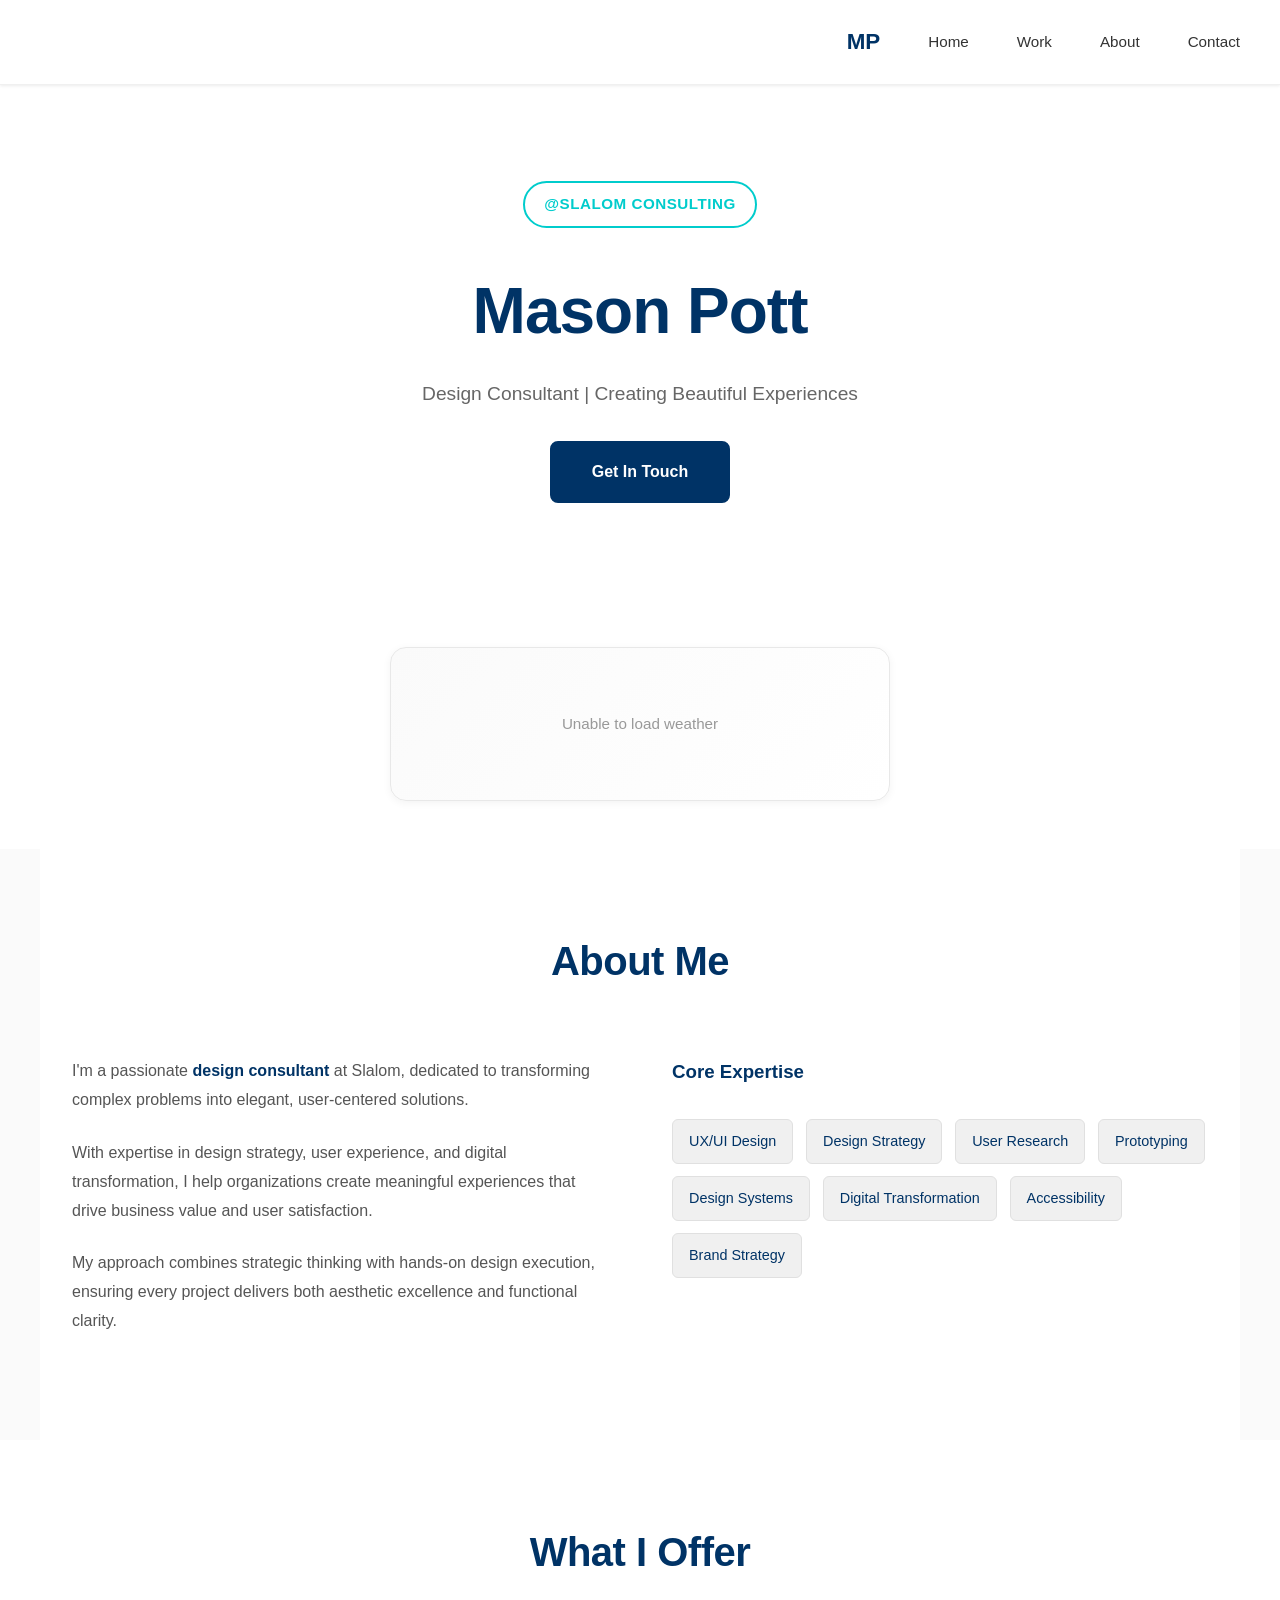
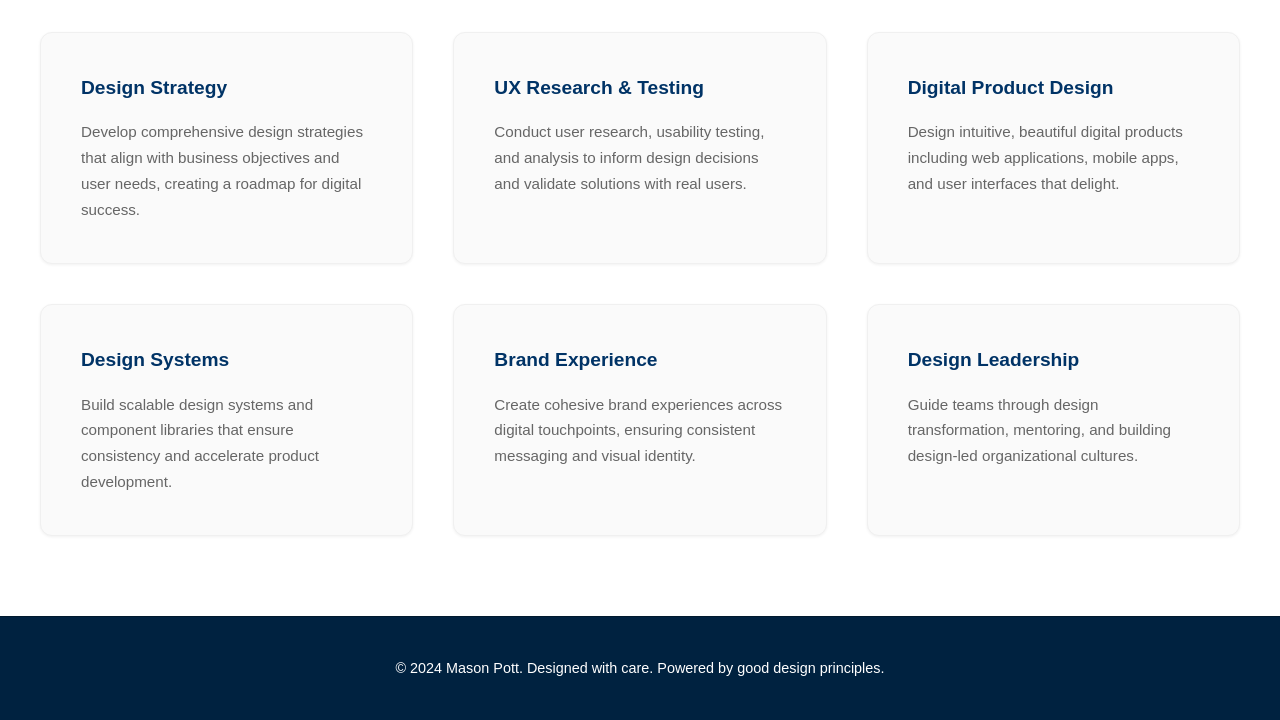
<file: index.html>
<!DOCTYPE html>
<html lang="en">
<head>
    <meta charset="UTF-8">
    <meta name="viewport" content="width=device-width, initial-scale=1.0">
    <title>Mason Pott | Design Consultant at Slalom</title>
    <link rel="stylesheet" href="css/styles.css">
</head>
<body>
    <!-- Navigation -->
    <nav>
        <ul>
            <li><a href="index.html" class="nav-brand">MP</a></li>
            <li><a href="#home">Home</a></li>
            <li><a href="pages/work.html">Work</a></li>
            <li><a href="pages/about.html">About</a></li>
            <li><a href="pages/contact.html">Contact</a></li>
        </ul>
    </nav>

    <!-- Hero Section -->
    <section class="hero" id="home">
        <div class="company">@Slalom Consulting</div>
        <h1>Mason Pott</h1>
        <p class="tagline">Design Consultant | Creating Beautiful Experiences</p>
        <a href="pages/contact.html" class="cta-button">Get In Touch</a>
    </section>

    <!-- Weather Widget -->
    <section class="weather-section">
        <div id="weather-widget" class="weather-card">
            <div class="weather-loading">
                <p>Getting your weather...</p>
            </div>
        </div>
    </section>

    <!-- About Section -->
    <section class="about" id="about">
        <h2 class="section-title">About Me</h2>
        <div class="about-content">
            <div class="about-text">
                <p>
                    I'm a passionate <strong>design consultant</strong> at Slalom, dedicated to transforming complex problems into elegant, user-centered solutions.
                </p>
                <p>
                    With expertise in design strategy, user experience, and digital transformation, I help organizations create meaningful experiences that drive business value and user satisfaction.
                </p>
                <p>
                    My approach combines strategic thinking with hands-on design execution, ensuring every project delivers both aesthetic excellence and functional clarity.
                </p>
            </div>
            <div>
                <h3 class="section-subtitle">Core Expertise</h3>
                <div class="skills">
                    <span class="skill-badge">UX/UI Design</span>
                    <span class="skill-badge">Design Strategy</span>
                    <span class="skill-badge">User Research</span>
                    <span class="skill-badge">Prototyping</span>
                    <span class="skill-badge">Design Systems</span>
                    <span class="skill-badge">Digital Transformation</span>
                    <span class="skill-badge">Accessibility</span>
                    <span class="skill-badge">Brand Strategy</span>
                </div>
            </div>
        </div>
    </section>

    <!-- Services Section -->
    <section class="services" id="services">
        <div class="services-container">
            <h2 class="section-title">What I Offer</h2>
            <div class="services-grid">
                <div class="service-card">
                    <h3>Design Strategy</h3>
                    <p>Develop comprehensive design strategies that align with business objectives and user needs, creating a roadmap for digital success.</p>
                </div>
                <div class="service-card">
                    <h3>UX Research & Testing</h3>
                    <p>Conduct user research, usability testing, and analysis to inform design decisions and validate solutions with real users.</p>
                </div>
                <div class="service-card">
                    <h3>Digital Product Design</h3>
                    <p>Design intuitive, beautiful digital products including web applications, mobile apps, and user interfaces that delight.</p>
                </div>
                <div class="service-card">
                    <h3>Design Systems</h3>
                    <p>Build scalable design systems and component libraries that ensure consistency and accelerate product development.</p>
                </div>
                <div class="service-card">
                    <h3>Brand Experience</h3>
                    <p>Create cohesive brand experiences across digital touchpoints, ensuring consistent messaging and visual identity.</p>
                </div>
                <div class="service-card">
                    <h3>Design Leadership</h3>
                    <p>Guide teams through design transformation, mentoring, and building design-led organizational cultures.</p>
                </div>
            </div>
        </div>
    </section>

    <!-- Footer -->
    <footer>
        <p>&copy; 2024 Mason Pott. Designed with care. Powered by good design principles.</p>
    </footer>

    <script src="app.js" defer></script>
</body>
</html>
</file>
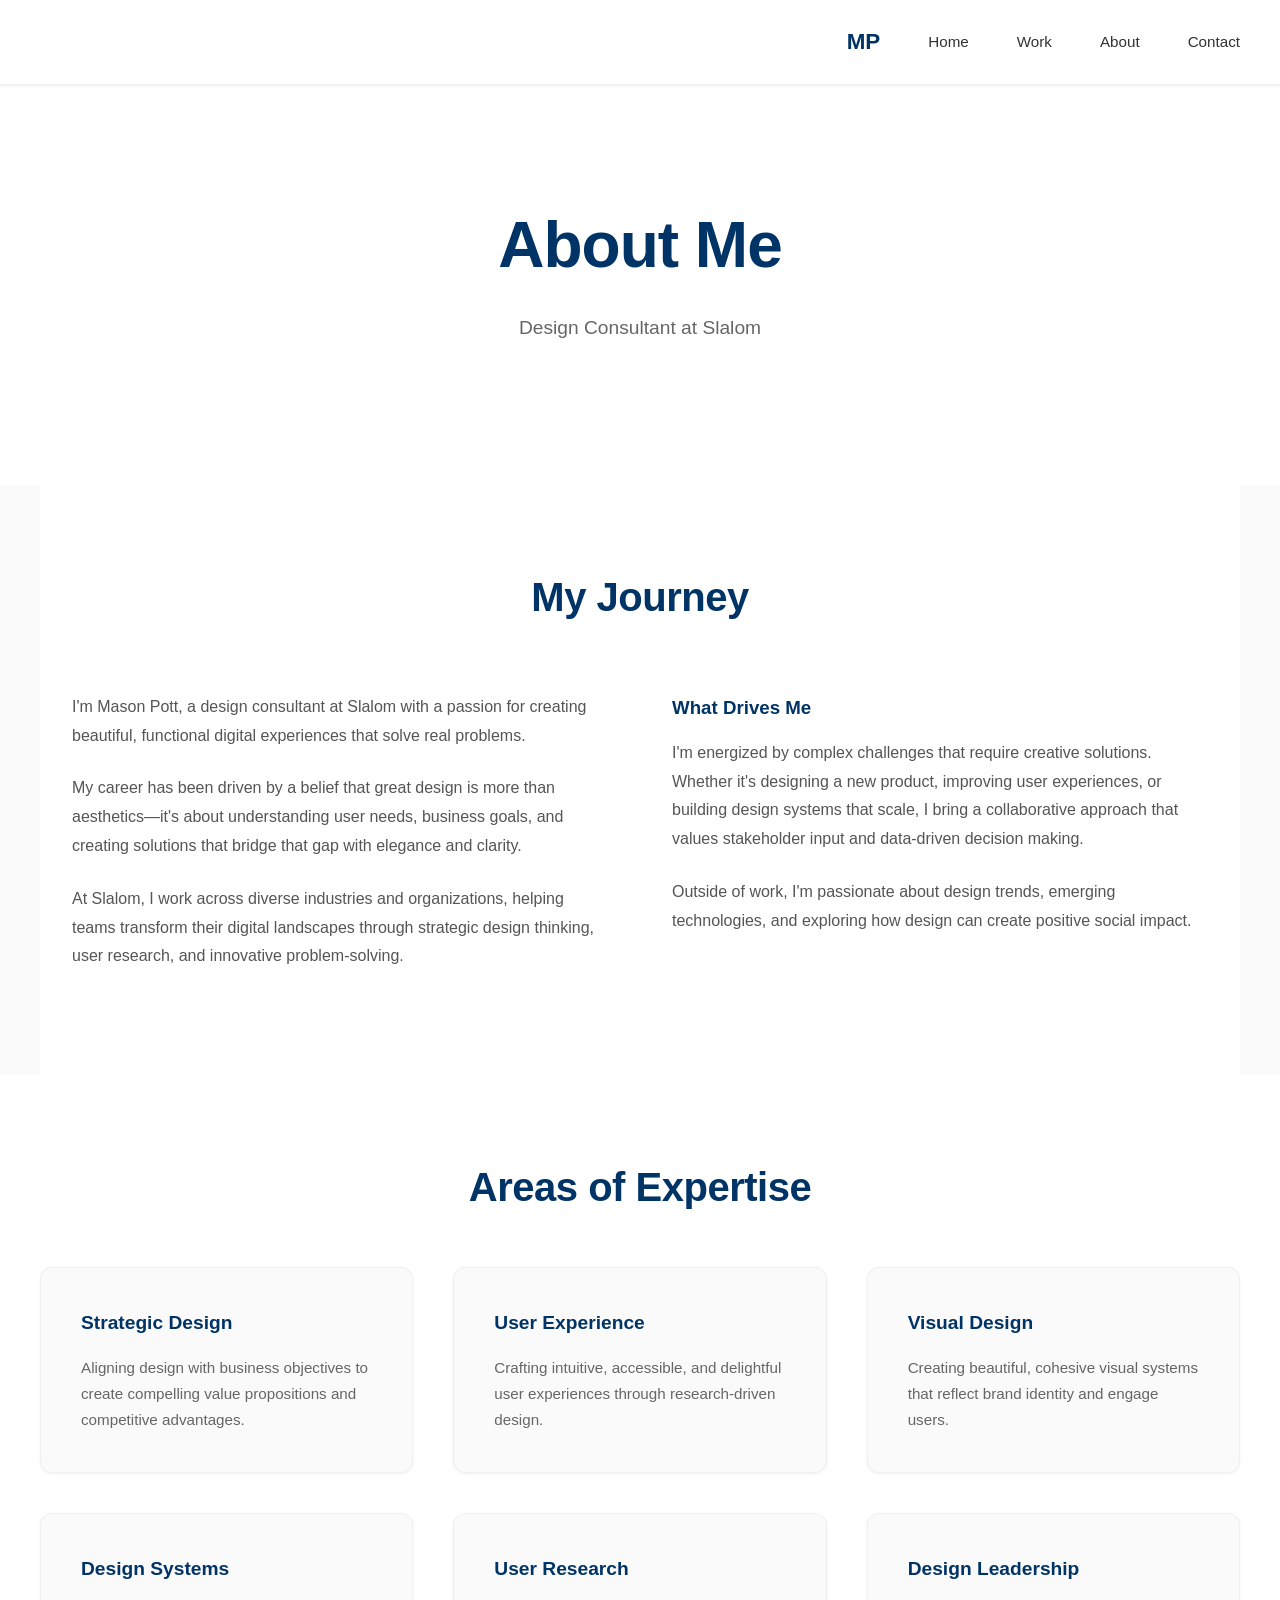
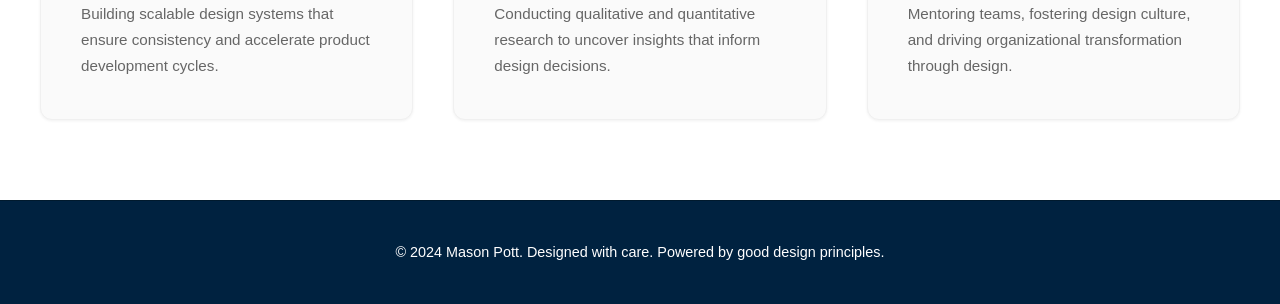
<file: pages/about.html>
<!DOCTYPE html>
<html lang="en">
<head>
    <meta charset="UTF-8">
    <meta name="viewport" content="width=device-width, initial-scale=1.0">
    <title>About Mason Pott | Design Consultant at Slalom</title>
    <link rel="stylesheet" href="../css/styles.css">
</head>
<body>
    <!-- Navigation -->
    <nav>
        <ul>
            <li><a href="../index.html" class="nav-brand">MP</a></li>
            <li><a href="../index.html">Home</a></li>
            <li><a href="work.html">Work</a></li>
            <li><a href="about.html">About</a></li>
            <li><a href="contact.html">Contact</a></li>
        </ul>
    </nav>

    <!-- About Hero Section -->
    <section class="hero hero-subpage">
        <h1>About Me</h1>
        <p class="tagline">Design Consultant at Slalom</p>
    </section>

    <!-- About Content -->
    <section class="about">
        <h2 class="section-title">My Journey</h2>
        <div class="about-content">
            <div class="about-text">
                <p>
                    I'm Mason Pott, a design consultant at Slalom with a passion for creating beautiful, functional digital experiences that solve real problems.
                </p>
                <p>
                    My career has been driven by a belief that great design is more than aesthetics—it's about understanding user needs, business goals, and creating solutions that bridge that gap with elegance and clarity.
                </p>
                <p>
                    At Slalom, I work across diverse industries and organizations, helping teams transform their digital landscapes through strategic design thinking, user research, and innovative problem-solving.
                </p>
            </div>
            <div class="about-text">
                <h3 class="section-subtitle">What Drives Me</h3>
                <p>
                    I'm energized by complex challenges that require creative solutions. Whether it's designing a new product, improving user experiences, or building design systems that scale, I bring a collaborative approach that values stakeholder input and data-driven decision making.
                </p>
                <p>
                    Outside of work, I'm passionate about design trends, emerging technologies, and exploring how design can create positive social impact.
                </p>
            </div>
        </div>
    </section>

    <!-- Skills Section -->
    <section class="services">
        <div class="services-container">
            <h2 class="section-title">Areas of Expertise</h2>
            <div class="services-grid">
                <div class="service-card">
                    <h3>Strategic Design</h3>
                    <p>Aligning design with business objectives to create compelling value propositions and competitive advantages.</p>
                </div>
                <div class="service-card">
                    <h3>User Experience</h3>
                    <p>Crafting intuitive, accessible, and delightful user experiences through research-driven design.</p>
                </div>
                <div class="service-card">
                    <h3>Visual Design</h3>
                    <p>Creating beautiful, cohesive visual systems that reflect brand identity and engage users.</p>
                </div>
                <div class="service-card">
                    <h3>Design Systems</h3>
                    <p>Building scalable design systems that ensure consistency and accelerate product development cycles.</p>
                </div>
                <div class="service-card">
                    <h3>User Research</h3>
                    <p>Conducting qualitative and quantitative research to uncover insights that inform design decisions.</p>
                </div>
                <div class="service-card">
                    <h3>Design Leadership</h3>
                    <p>Mentoring teams, fostering design culture, and driving organizational transformation through design.</p>
                </div>
            </div>
        </div>
    </section>

    <!-- Footer -->
    <footer>
        <p>&copy; 2024 Mason Pott. Designed with care. Powered by good design principles.</p>
    </footer>
</body>
</html>
</file>
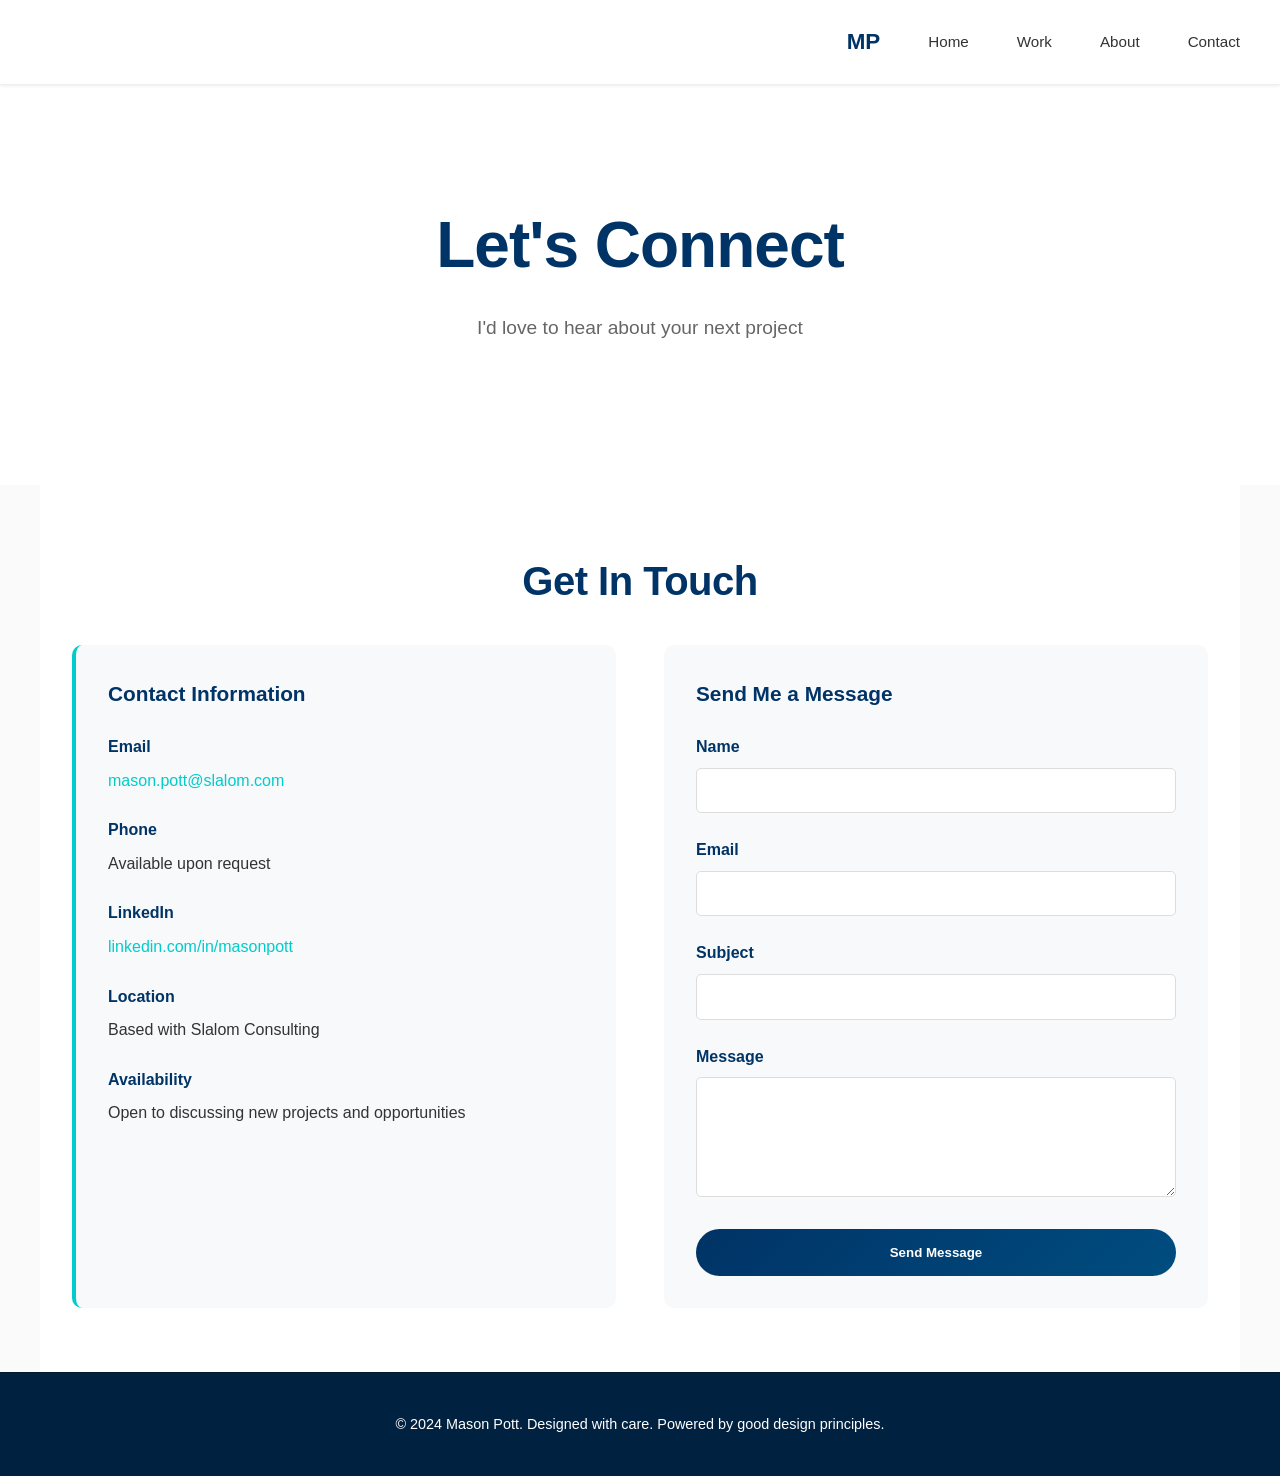
<file: pages/contact.html>
<!DOCTYPE html>
<html lang="en">
<head>
    <meta charset="UTF-8">
    <meta name="viewport" content="width=device-width, initial-scale=1.0">
    <title>Contact Mason Pott | Design Consultant</title>
    <link rel="stylesheet" href="../css/styles.css">
</head>
<body>
    <!-- Navigation -->
    <nav>
        <ul>
            <li><a href="../index.html" class="nav-brand">MP</a></li>
            <li><a href="../index.html">Home</a></li>
            <li><a href="work.html">Work</a></li>
            <li><a href="about.html">About</a></li>
            <li><a href="contact.html">Contact</a></li>
        </ul>
    </nav>

    <!-- Contact Hero Section -->
    <section class="hero hero-subpage">
        <h1>Let's Connect</h1>
        <p class="tagline">I'd love to hear about your next project</p>
    </section>

    <!-- Contact Page Content -->
    <section class="contact-page">
        <h2 class="section-title">Get In Touch</h2>
        <div class="contact-content">
            <div class="contact-info">
                <h3>Contact Information</h3>
                <div class="info-item">
                    <strong>Email</strong>
                    <a href="mailto:mason.pott@slalom.com">mason.pott@slalom.com</a>
                </div>
                <div class="info-item">
                    <strong>Phone</strong>
                    <p>Available upon request</p>
                </div>
                <div class="info-item">
                    <strong>LinkedIn</strong>
                    <a href="https://www.linkedin.com" target="_blank">linkedin.com/in/masonpott</a>
                </div>
                <div class="info-item">
                    <strong>Location</strong>
                    <p>Based with Slalom Consulting</p>
                </div>
                <div class="info-item">
                    <strong>Availability</strong>
                    <p>Open to discussing new projects and opportunities</p>
                </div>
            </div>

            <div class="contact-form">
                <h3>Send Me a Message</h3>
                <form>
                    <div class="form-group">
                        <label for="name">Name</label>
                        <input type="text" id="name" name="name" required>
                    </div>
                    <div class="form-group">
                        <label for="email">Email</label>
                        <input type="email" id="email" name="email" required>
                    </div>
                    <div class="form-group">
                        <label for="subject">Subject</label>
                        <input type="text" id="subject" name="subject" required>
                    </div>
                    <div class="form-group">
                        <label for="message">Message</label>
                        <textarea id="message" name="message" required></textarea>
                    </div>
                    <button type="submit" class="submit-btn">Send Message</button>
                </form>
            </div>
        </div>
    </section>

    <!-- Footer -->
    <footer>
        <p>&copy; 2024 Mason Pott. Designed with care. Powered by good design principles.</p>
    </footer>
</body>
</html>
</file>
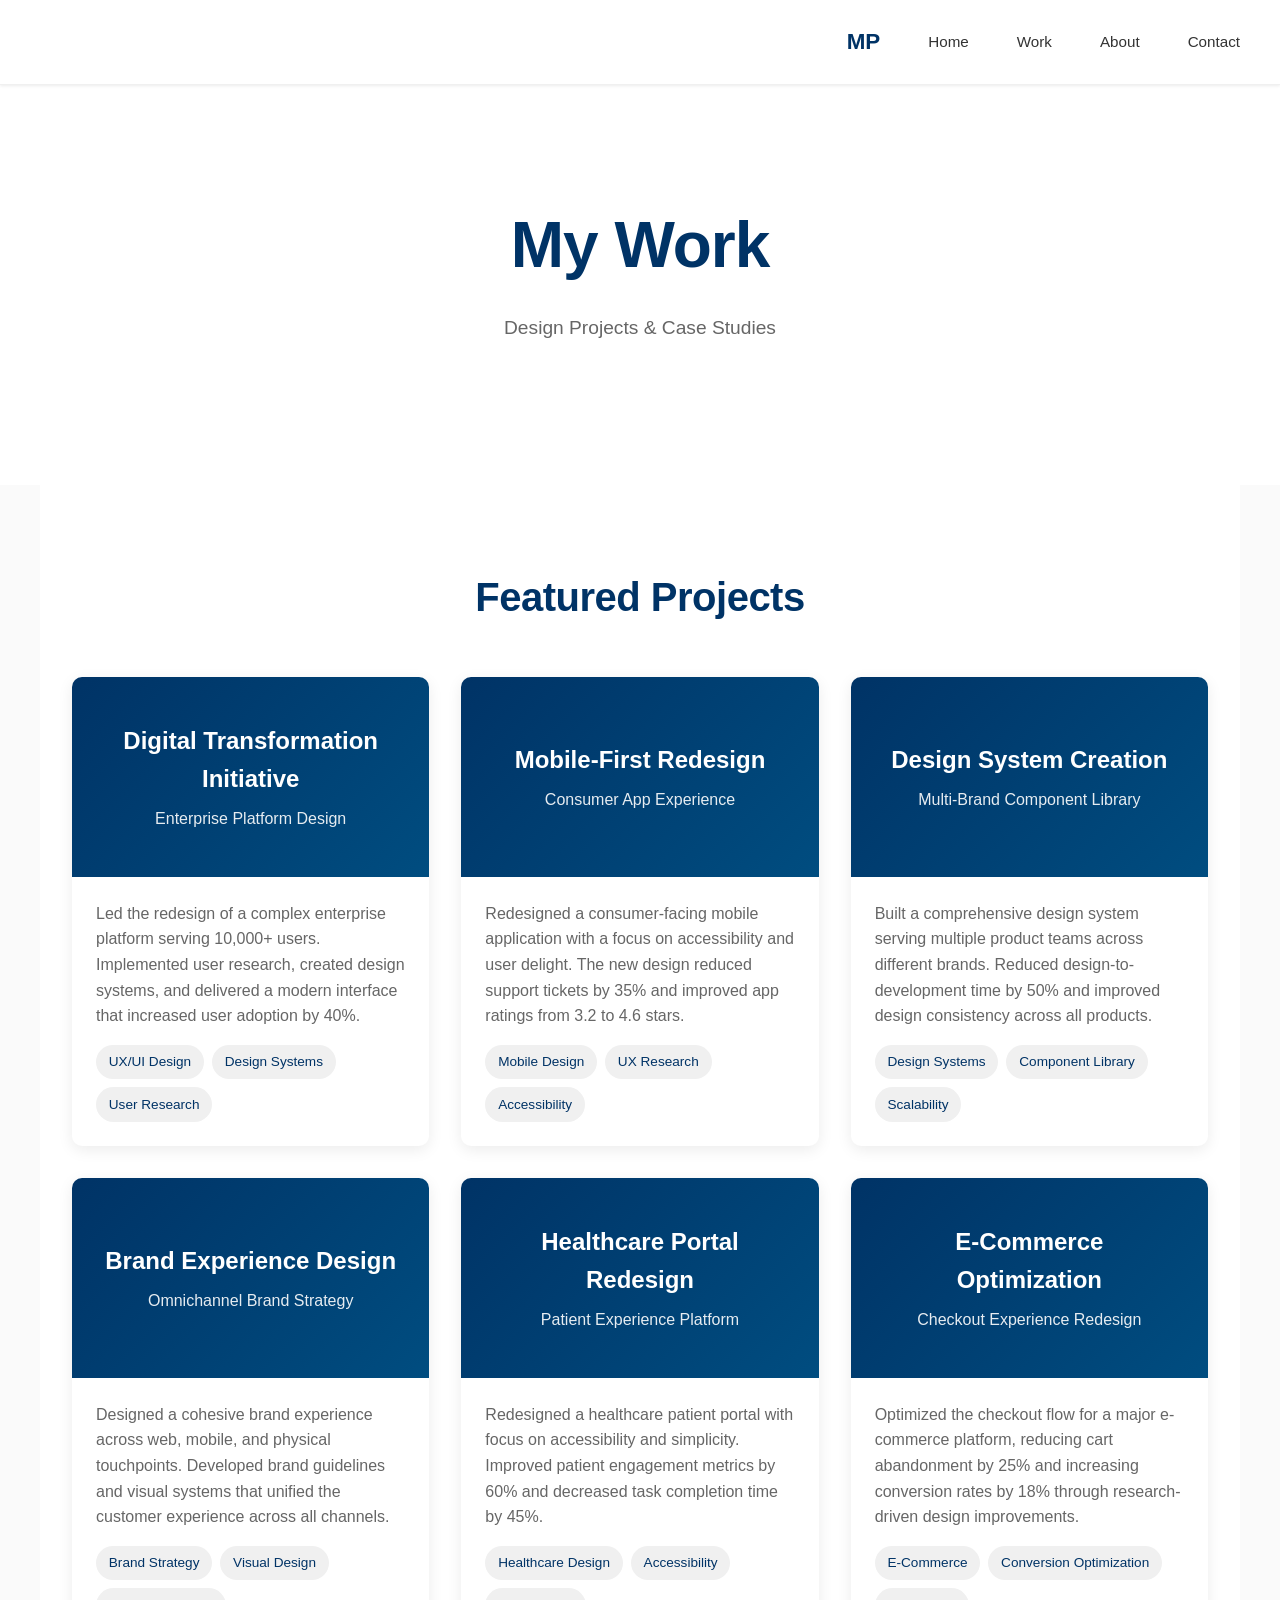
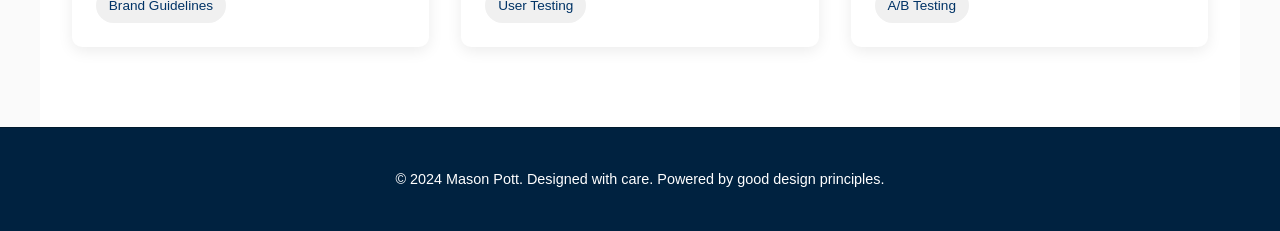
<file: pages/work.html>
<!DOCTYPE html>
<html lang="en">
<head>
    <meta charset="UTF-8">
    <meta name="viewport" content="width=device-width, initial-scale=1.0">
    <title>Work Portfolio | Mason Pott - Design Consultant</title>
    <link rel="stylesheet" href="../css/styles.css">
</head>
<body>
    <!-- Navigation -->
    <nav>
        <ul>
            <li><a href="../index.html" class="nav-brand">MP</a></li>
            <li><a href="../index.html">Home</a></li>
            <li><a href="work.html">Work</a></li>
            <li><a href="about.html">About</a></li>
            <li><a href="contact.html">Contact</a></li>
        </ul>
    </nav>

    <!-- Work Hero Section -->
    <section class="hero hero-subpage">
        <h1>My Work</h1>
        <p class="tagline">Design Projects & Case Studies</p>
    </section>

    <!-- Portfolio Section -->
    <section class="about">
        <h2 class="section-title">Featured Projects</h2>
        <div class="portfolio-grid">
            <div class="portfolio-item">
                <div class="portfolio-item-header">
                    <h3>Digital Transformation Initiative</h3>
                    <p>Enterprise Platform Design</p>
                </div>
                <div class="portfolio-item-content">
                    <p>Led the redesign of a complex enterprise platform serving 10,000+ users. Implemented user research, created design systems, and delivered a modern interface that increased user adoption by 40%.</p>
                    <div class="project-tags">
                        <span class="project-tag">UX/UI Design</span>
                        <span class="project-tag">Design Systems</span>
                        <span class="project-tag">User Research</span>
                    </div>
                </div>
            </div>

            <div class="portfolio-item">
                <div class="portfolio-item-header">
                    <h3>Mobile-First Redesign</h3>
                    <p>Consumer App Experience</p>
                </div>
                <div class="portfolio-item-content">
                    <p>Redesigned a consumer-facing mobile application with a focus on accessibility and user delight. The new design reduced support tickets by 35% and improved app ratings from 3.2 to 4.6 stars.</p>
                    <div class="project-tags">
                        <span class="project-tag">Mobile Design</span>
                        <span class="project-tag">UX Research</span>
                        <span class="project-tag">Accessibility</span>
                    </div>
                </div>
            </div>

            <div class="portfolio-item">
                <div class="portfolio-item-header">
                    <h3>Design System Creation</h3>
                    <p>Multi-Brand Component Library</p>
                </div>
                <div class="portfolio-item-content">
                    <p>Built a comprehensive design system serving multiple product teams across different brands. Reduced design-to-development time by 50% and improved design consistency across all products.</p>
                    <div class="project-tags">
                        <span class="project-tag">Design Systems</span>
                        <span class="project-tag">Component Library</span>
                        <span class="project-tag">Scalability</span>
                    </div>
                </div>
            </div>

            <div class="portfolio-item">
                <div class="portfolio-item-header">
                    <h3>Brand Experience Design</h3>
                    <p>Omnichannel Brand Strategy</p>
                </div>
                <div class="portfolio-item-content">
                    <p>Designed a cohesive brand experience across web, mobile, and physical touchpoints. Developed brand guidelines and visual systems that unified the customer experience across all channels.</p>
                    <div class="project-tags">
                        <span class="project-tag">Brand Strategy</span>
                        <span class="project-tag">Visual Design</span>
                        <span class="project-tag">Brand Guidelines</span>
                    </div>
                </div>
            </div>

            <div class="portfolio-item">
                <div class="portfolio-item-header">
                    <h3>Healthcare Portal Redesign</h3>
                    <p>Patient Experience Platform</p>
                </div>
                <div class="portfolio-item-content">
                    <p>Redesigned a healthcare patient portal with focus on accessibility and simplicity. Improved patient engagement metrics by 60% and decreased task completion time by 45%.</p>
                    <div class="project-tags">
                        <span class="project-tag">Healthcare Design</span>
                        <span class="project-tag">Accessibility</span>
                        <span class="project-tag">User Testing</span>
                    </div>
                </div>
            </div>

            <div class="portfolio-item">
                <div class="portfolio-item-header">
                    <h3>E-Commerce Optimization</h3>
                    <p>Checkout Experience Redesign</p>
                </div>
                <div class="portfolio-item-content">
                    <p>Optimized the checkout flow for a major e-commerce platform, reducing cart abandonment by 25% and increasing conversion rates by 18% through research-driven design improvements.</p>
                    <div class="project-tags">
                        <span class="project-tag">E-Commerce</span>
                        <span class="project-tag">Conversion Optimization</span>
                        <span class="project-tag">A/B Testing</span>
                    </div>
                </div>
            </div>
        </div>
    </section>

    <!-- Footer -->
    <footer>
        <p>&copy; 2024 Mason Pott. Designed with care. Powered by good design principles.</p>
    </footer>
</body>
</html>
</file>
<file: css/styles.css>
* {
    margin: 0;
    padding: 0;
    box-sizing: border-box;
}

body {
    font-family: -apple-system, BlinkMacSystemFont, 'Segoe UI', 'Roboto', 'Oxygen', 'Ubuntu', sans-serif;
    line-height: 1.6;
    color: #333;
    background: #fafafa;
}

/* Navigation */
nav {
    background: white;
    padding: 1.5rem 2rem;
    position: sticky;
    top: 0;
    z-index: 100;
    box-shadow: 0 1px 3px rgba(0, 0, 0, 0.08);
    border-bottom: 1px solid #f0f0f0;
}

nav ul {
    max-width: 1200px;
    margin: 0 auto;
    display: flex;
    justify-content: flex-end;
    gap: 3rem;
    list-style: none;
    align-items: center;
}

nav a {
    color: #333;
    text-decoration: none;
    font-weight: 500;
    font-size: 0.95rem;
    transition: color 0.3s ease;
}

nav a:hover {
    color: #00cccc;
}

.nav-brand {
    margin-right: auto;
    font-weight: 700;
    font-size: 1.4rem;
    color: #003366;
}

/* Hero Section */
.hero {
    background: white;
    color: #003366;
    padding: 6rem 2rem;
    text-align: center;
    min-height: 500px;
    display: flex;
    flex-direction: column;
    justify-content: center;
    align-items: center;
}

.hero h1 {
    font-size: 4rem;
    margin-bottom: 1rem;
    font-weight: 700;
    letter-spacing: -1px;
}

.hero .tagline {
    font-size: 1.2rem;
    margin-bottom: 2rem;
    color: #666;
    font-weight: 400;
}

.hero .company {
    font-size: 0.95rem;
    color: #00cccc;
    display: inline-block;
    padding: 0.6rem 1.2rem;
    border: 2px solid #00cccc;
    border-radius: 50px;
    margin-bottom: 2rem;
    font-weight: 600;
    text-transform: uppercase;
    letter-spacing: 0.5px;
}

.cta-button {
    display: inline-block;
    background: #003366;
    color: white;
    padding: 1rem 2.5rem;
    border-radius: 8px;
    text-decoration: none;
    font-weight: 600;
    transition: all 0.3s ease;
    border: 2px solid #003366;
}

.cta-button:hover {
    background: white;
    color: #003366;
    transform: translateY(-2px);
    box-shadow: 0 8px 20px rgba(0, 51, 102, 0.15);
}

.hero-subpage {
    min-height: 400px;
    padding: 4rem 2rem;
}

.section-subtitle {
    color: #003366;
    margin-bottom: 1rem;
}

/* About Section */
.about {
    background: white;
    padding: 5rem 2rem;
    max-width: 1200px;
    margin: 0 auto;
}

.section-title {
    font-size: 2.5rem;
    color: #003366;
    margin-bottom: 1rem;
    text-align: center;
    font-weight: 700;
    letter-spacing: -0.5px;
}

.about-content {
    display: grid;
    grid-template-columns: 1fr 1fr;
    gap: 4rem;
    align-items: start;
    margin-top: 4rem;
}

.about-text p {
    font-size: 1rem;
    color: #555;
    margin-bottom: 1.5rem;
    line-height: 1.8;
}

.about-text strong {
    color: #003366;
    font-weight: 600;
}

.skills {
    display: flex;
    flex-wrap: wrap;
    gap: 0.8rem;
    margin-top: 2rem;
}

.skill-badge {
    background: #f0f0f0;
    color: #003366;
    padding: 0.6rem 1rem;
    border-radius: 6px;
    font-size: 0.9rem;
    font-weight: 500;
    border: 1px solid #e0e0e0;
}

/* Services Section */
.services {
    background: white;
    padding: 5rem 2rem;
}

/* Weather Widget */
.weather-section {
    background: white;
    padding: 3rem 2rem;
    display: flex;
    justify-content: center;
}

.weather-card {
    background: linear-gradient(135deg, #fafafa 0%, white 100%);
    border: 1px solid #e8e8e8;
    border-radius: 16px;
    padding: 2rem;
    max-width: 500px;
    width: 100%;
    box-shadow: 0 2px 8px rgba(0, 0, 0, 0.05);
    transition: all 0.3s ease;
}

.weather-card:hover {
    transform: translateY(-2px);
    box-shadow: 0 8px 20px rgba(0, 51, 102, 0.08);
}

.weather-content {
    display: flex;
    flex-direction: column;
    align-items: center;
    gap: 1.5rem;
}

.weather-header {
    text-align: center;
    margin-bottom: 1rem;
    color: #666;
    font-size: 0.95rem;
}

.weather-cities {
    display: flex;
    flex-direction: column;
    gap: 1rem;
    width: 100%;
}

.weather-item {
    display: flex;
    align-items: center;
    gap: 1.5rem;
    padding: 1.2rem;
    background: white;
    border-radius: 10px;
    border: 1px solid #f0f0f0;
}

.weather-emoji {
    font-size: 3rem;
    line-height: 1;
    min-width: 3.5rem;
    text-align: center;
}

.weather-info {
    display: flex;
    flex-direction: column;
    gap: 0.5rem;
    flex: 1;
}

.weather-location {
    font-weight: 600;
    color: #003366;
    font-size: 1rem;
}

.weather-temps {
    display: flex;
    align-items: center;
    gap: 0.6rem;
    font-size: 1.1rem;
    color: #666;
}

.temp-c, .temp-f {
    font-weight: 600;
    color: #003366;
}

.temp-divider {
    color: #ccc;
    font-weight: 300;
}

.weather-loading {
    text-align: center;
    padding: 2rem;
    color: #666;
    font-size: 1rem;
}

.weather-error {
    text-align: center;
    padding: 2rem;
    color: #999;
    font-size: 0.95rem;
}

/* Services Section */

.services-container {
    max-width: 1200px;
    margin: 0 auto;
}

.services-grid {
    display: grid;
    grid-template-columns: repeat(auto-fit, minmax(300px, 1fr));
    gap: 2.5rem;
    margin-top: 3rem;
}

.portfolio-grid {
    display: grid;
    grid-template-columns: repeat(auto-fit, minmax(300px, 1fr));
    gap: 2rem;
    margin-top: 3rem;
}

.portfolio-item {
    background: white;
    border-radius: 10px;
    overflow: hidden;
    box-shadow: 0 4px 15px rgba(0, 0, 0, 0.08);
    transition: all 0.3s ease;
}

.portfolio-item:hover {
    transform: translateY(-5px);
    box-shadow: 0 8px 25px rgba(0, 51, 102, 0.15);
}

.portfolio-item-header {
    background: linear-gradient(135deg, #003366, #004d80);
    color: white;
    padding: 2rem;
    text-align: center;
    min-height: 200px;
    display: flex;
    flex-direction: column;
    justify-content: center;
    align-items: center;
}

.portfolio-item-header h3 {
    font-size: 1.5rem;
    margin-bottom: 0.5rem;
}

.portfolio-item-header p {
    opacity: 0.9;
}

.portfolio-item-content {
    padding: 1.5rem;
}

.portfolio-item-content p {
    color: #666;
    line-height: 1.6;
    margin-bottom: 1rem;
}

.project-tags {
    display: flex;
    flex-wrap: wrap;
    gap: 0.5rem;
}

.project-tag {
    background: #f0f0f0;
    color: #003366;
    padding: 0.4rem 0.8rem;
    border-radius: 20px;
    font-size: 0.85rem;
    font-weight: 500;
}

.service-card {
    background: #fafafa;
    padding: 2.5rem;
    border-radius: 12px;
    box-shadow: 0 1px 3px rgba(0, 0, 0, 0.06);
    transition: all 0.3s ease;
    border: 1px solid #f0f0f0;
}

.service-card:hover {
    transform: translateY(-4px);
    box-shadow: 0 8px 20px rgba(0, 51, 102, 0.1);
    border-color: #00cccc;
}

.service-card h3 {
    color: #003366;
    margin-bottom: 1rem;
    font-size: 1.2rem;
    font-weight: 600;
}

.service-card p {
    color: #666;
    line-height: 1.7;
    font-size: 0.95rem;
}

/* Contact Section */
.contact {
    background: #003366;
    color: white;
    padding: 5rem 2rem;
    text-align: center;
}

.contact-container {
    max-width: 600px;
    margin: 0 auto;
}

.contact h2 {
    font-size: 2.5rem;
    margin-bottom: 1.5rem;
    font-weight: 700;
    letter-spacing: -0.5px;
}

.contact p {
    font-size: 1.05rem;
    margin-bottom: 2rem;
    opacity: 0.9;
}

.contact-links {
    display: flex;
    justify-content: center;
    gap: 1.5rem;
    margin-top: 2rem;
    flex-wrap: wrap;
}

.contact-link {
    display: inline-block;
    background: white;
    color: #003366;
    padding: 0.8rem 1.8rem;
    border-radius: 8px;
    text-decoration: none;
    transition: all 0.3s ease;
    font-weight: 600;
    border: 2px solid white;
}

.contact-link:hover {
    background: transparent;
    color: white;
    transform: translateY(-2px);
}

.contact-page {
    background: white;
    padding: 4rem 2rem;
    max-width: 1200px;
    margin: 0 auto;
}

.contact-content {
    display: grid;
    grid-template-columns: 1fr 1fr;
    gap: 3rem;
    margin-top: 2rem;
}

.contact-info {
    background: #f8f9fa;
    padding: 2rem;
    border-radius: 10px;
    border-left: 4px solid #00cccc;
}

.contact-info h3 {
    color: #003366;
    margin-bottom: 1.5rem;
    font-size: 1.3rem;
}

.info-item {
    margin-bottom: 1.5rem;
}

.info-item strong {
    color: #003366;
    display: block;
    margin-bottom: 0.5rem;
}

.info-item a {
    color: #00cccc;
    text-decoration: none;
    transition: color 0.3s ease;
}

.info-item a:hover {
    color: #003366;
}

.contact-form {
    background: #f8f9fa;
    padding: 2rem;
    border-radius: 10px;
}

.contact-form h3 {
    color: #003366;
    margin-bottom: 1.5rem;
    font-size: 1.3rem;
}

.form-group {
    margin-bottom: 1.5rem;
}

.form-group label {
    display: block;
    color: #003366;
    font-weight: 600;
    margin-bottom: 0.5rem;
}

.form-group input,
.form-group textarea {
    width: 100%;
    padding: 0.8rem;
    border: 1px solid #ddd;
    border-radius: 5px;
    font-family: inherit;
    font-size: 1rem;
    transition: border-color 0.3s ease;
}

.form-group input:focus,
.form-group textarea:focus {
    outline: none;
    border-color: #00cccc;
    box-shadow: 0 0 0 3px rgba(0, 204, 204, 0.1);
}

.form-group textarea {
    resize: vertical;
    min-height: 120px;
}

.submit-btn {
    background: linear-gradient(135deg, #003366, #004d80);
    color: white;
    padding: 1rem 2rem;
    border: none;
    border-radius: 50px;
    font-weight: 600;
    cursor: pointer;
    transition: all 0.3s ease;
    width: 100%;
}

.submit-btn:hover {
    transform: translateY(-2px);
    box-shadow: 0 4px 15px rgba(0, 51, 102, 0.3);
}

@media (max-width: 768px) {
    .contact-content {
        grid-template-columns: 1fr;
    }
}

/* Footer */
footer {
    background: #002240;
    color: white;
    text-align: center;
    padding: 2.5rem;
    font-size: 0.9rem;
    border-top: 1px solid #001a2e;
}

/* Responsive */
@media (max-width: 768px) {
    .hero h1 {
        font-size: 2.8rem;
    }

    .hero .tagline {
        font-size: 1rem;
    }

    .about-content {
        grid-template-columns: 1fr;
        gap: 2rem;
    }

    .section-title {
        font-size: 1.8rem;
    }

    nav ul {
        gap: 1.5rem;
    }

    .cta-button {
        padding: 0.8rem 2rem;
    }

    .hero {
        padding: 4rem 2rem;
        min-height: auto;
    }
}
</file>
